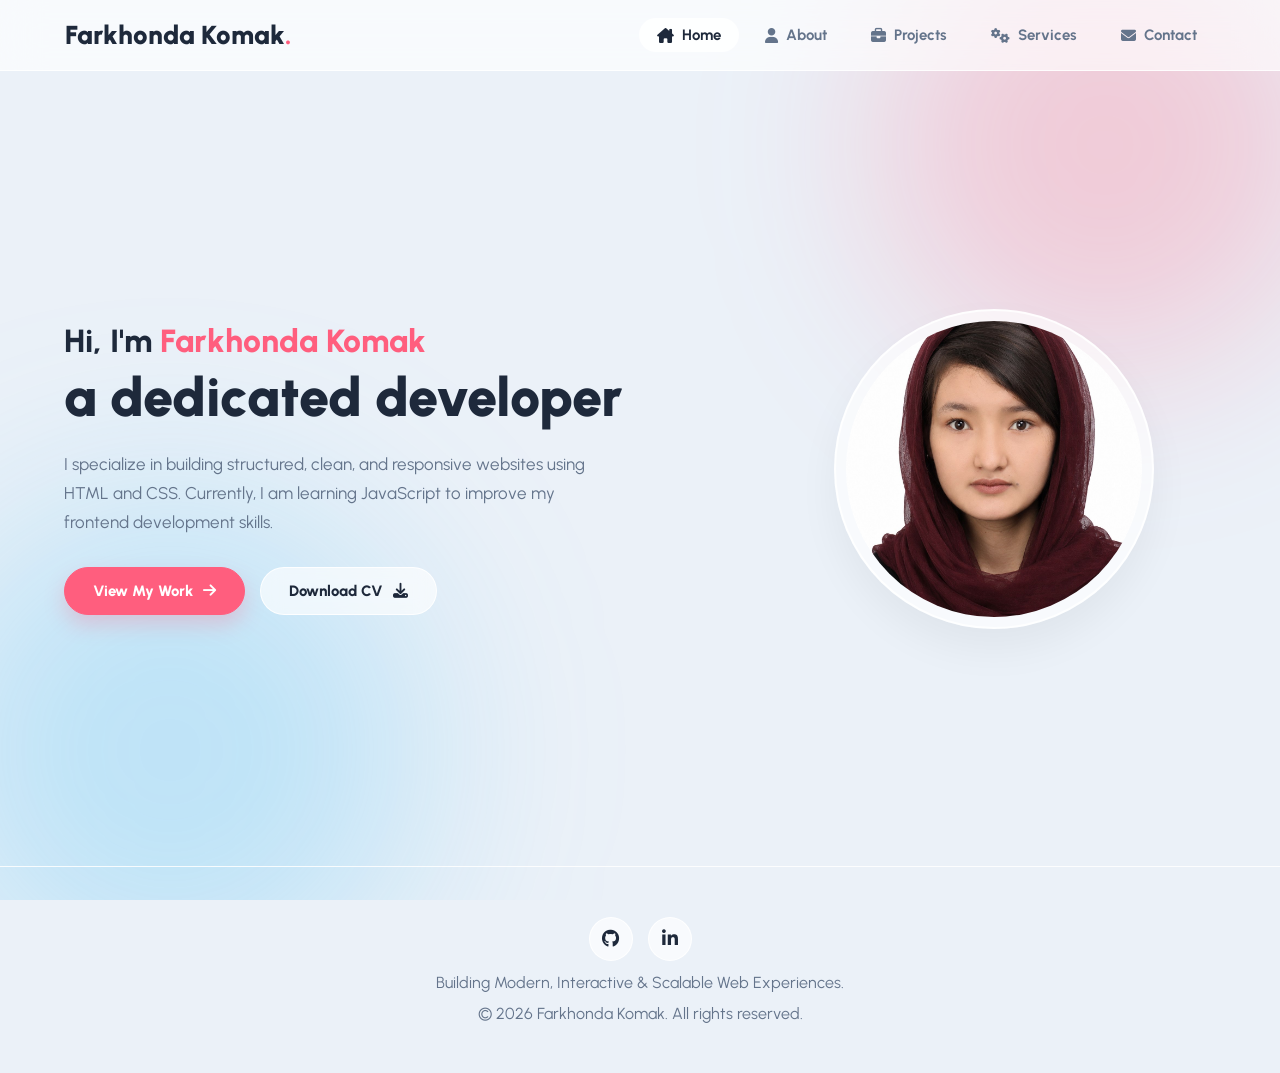
<file: index.html>
<!DOCTYPE html>
<html lang="en">

<head>

    <!-- Page Settings -->
    <meta charset="UTF-8">
    <meta name="viewport" content="width=device-width, initial-scale=1.0">

    <title>Farkhonda Komak | Portfolio</title>

    <!-- Google Font -->
    <link rel="preconnect" href="https://fonts.googleapis.com">
    <link rel="preconnect" href="https://fonts.gstatic.com" crossorigin>

    <link href="https://fonts.googleapis.com/css2?family=Urbanist:wght@400;600;700;800;900&display=swap"
          rel="stylesheet">

    <!-- Font Awesome -->
    <link rel="stylesheet"
          href="https://cdnjs.cloudflare.com/ajax/libs/font-awesome/6.4.0/css/all.min.css">

    <!-- CSS -->
    <link rel="stylesheet" href="Css/style.css">

</head>


<body>

    <!-- Background -->
    <div class="background">

        <div class="pink"></div>
        <div class="blue"></div>

    </div>


    <!-- Header -->
    <header>

        <nav>

            <!-- Logo -->
            <div class="logo">
                Farkhonda Komak<span>.</span>
            </div>


            <!-- Mobile Menu Button -->
            <input type="checkbox" id="menu">

            <label for="menu" class="menu-icon">
                <i class="fa-solid fa-bars"></i>
            </label>


            <!-- Navigation -->
            <ul>

                <li>
                    <a href="index.html" class="active">
                        <i class="fa-solid fa-house-chimney"></i>
                        Home
                    </a>
                </li>

                <li>
                    <a href="about.html">
                        <i class="fa-solid fa-user"></i>
                        About
                    </a>
                </li>

                <li>
                    <a href="project.html">
                        <i class="fa-solid fa-briefcase"></i>
                        Projects
                    </a>
                </li>

                <li>
                    <a href="services.html">
                        <i class="fa-solid fa-gears"></i>
                        Services
                    </a>
                </li>

                <li>
                    <a href="contact.html">
                        <i class="fa-solid fa-envelope"></i>
                        Contact
                    </a>
                </li>

            </ul>

        </nav>

    </header>


    <!-- Home Section -->
    <main class="container">

        <section class="hero">

            <!-- Introduction -->
            <div class="hero-text">

                <h2>
                    Hi, I'm
                    <span>Farkhonda Komak</span>
                </h2>

                <h1>
                    a dedicated developer
                </h1>

                <p>
                    I specialize in building structured, clean, and
                    responsive websites using HTML and CSS.
                    Currently, I am learning JavaScript to improve
                    my frontend development skills.
                </p>


                <!-- Buttons -->
                <div class="buttons">

                    <a href="project.html" class="button">
                        View My Work
                        <i class="fa-solid fa-arrow-right"></i>
                    </a>

                    <a href="cv.pdf"
                       download="Farkhonda_Komak_CV.pdf"
                       class="download">

                        Download CV
                        <i class="fa-solid fa-download"></i>

                    </a>

                </div>

            </div>


            <!-- Profile Image -->
            <div class="hero-image">

                <div class="profile">

                    <img src="images/Me.jpg"
                         alt="Farkhonda Komak">

                </div>

            </div>

        </section>

    </main>


    <!-- Footer -->
    <footer>

        <div class="social">

            <a href="https://github.com/farkhondakomak"
               target="_blank">

                <i class="fa-brands fa-github"></i>

            </a>

            <a href="https://linkedin.com/in/farkhonda-komak-96062740a"
               target="_blank">

                <i class="fa-brands fa-linkedin-in"></i>

            </a>

        </div>

        <p>
            Building Modern, Interactive & Scalable Web Experiences.
        </p>

        <p>
            © 2026 Farkhonda Komak. All rights reserved.
        </p>

    </footer>


</body>
</html>
</file>
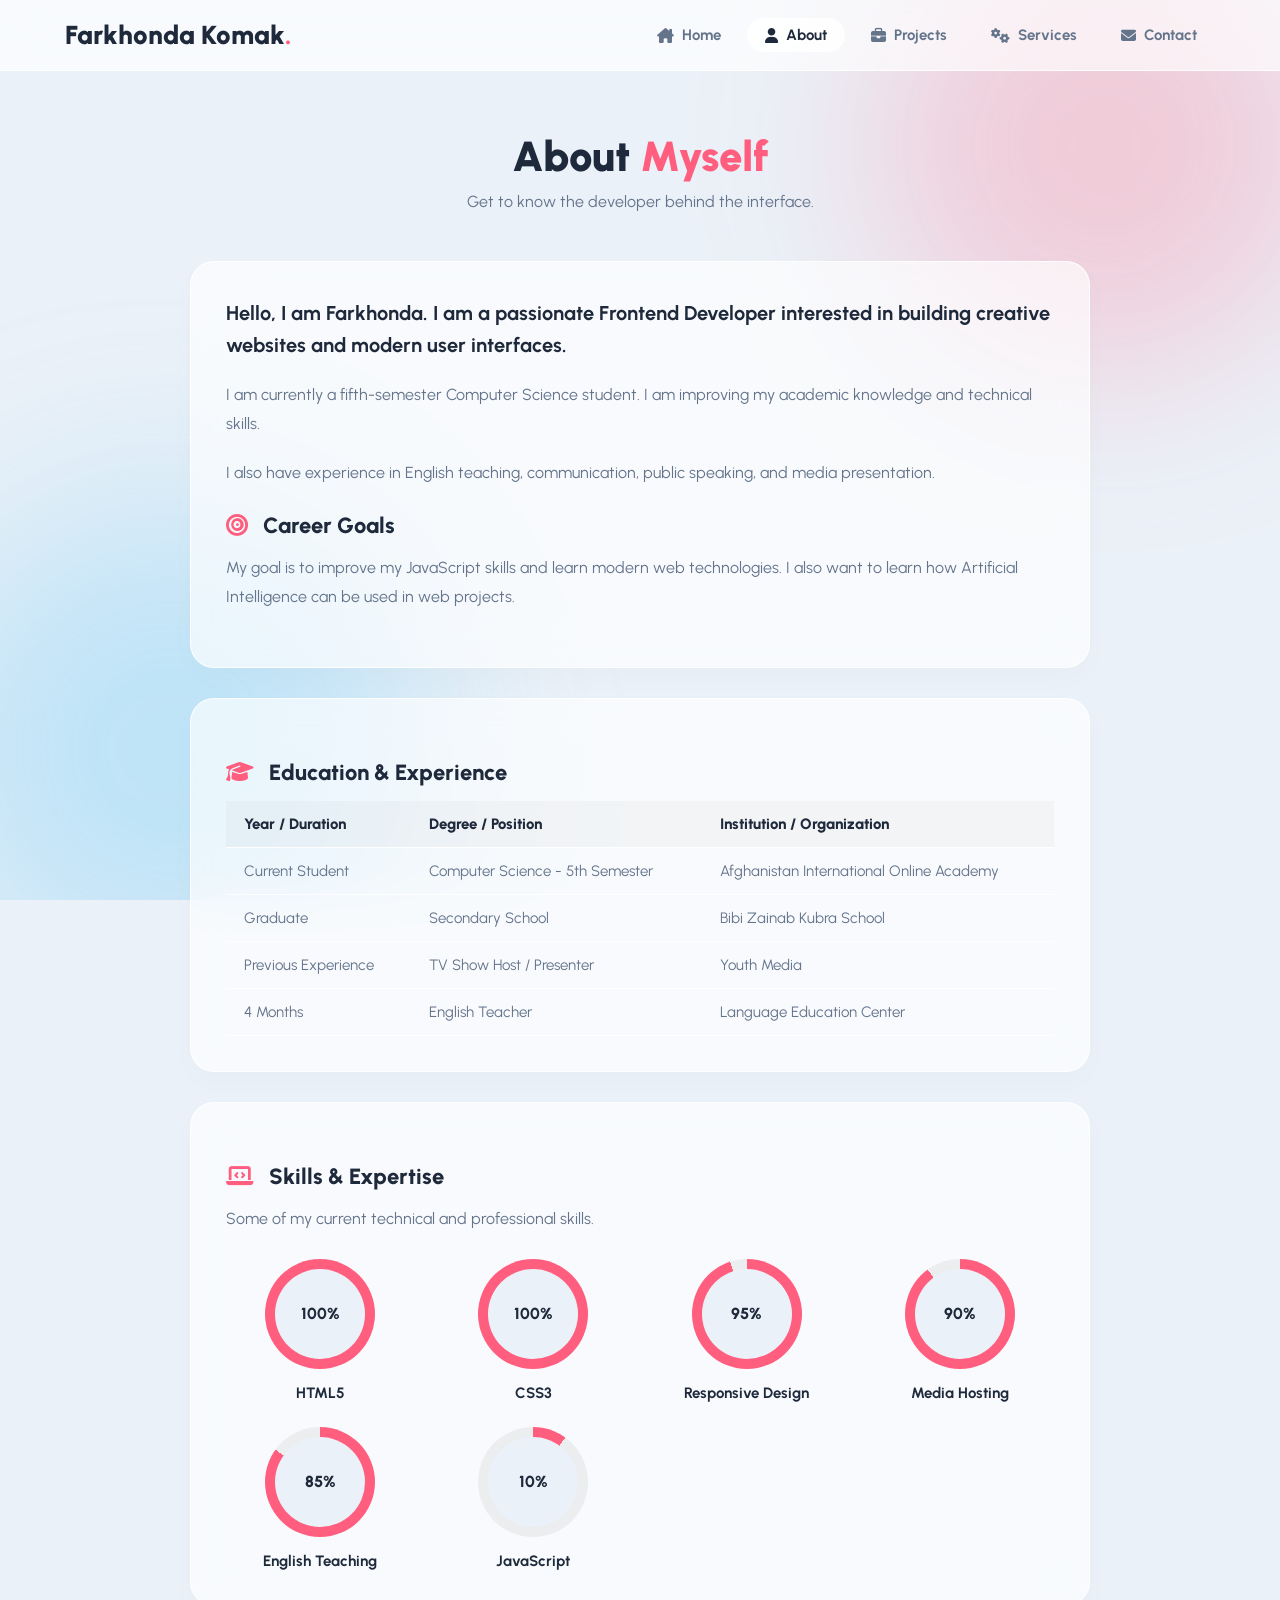
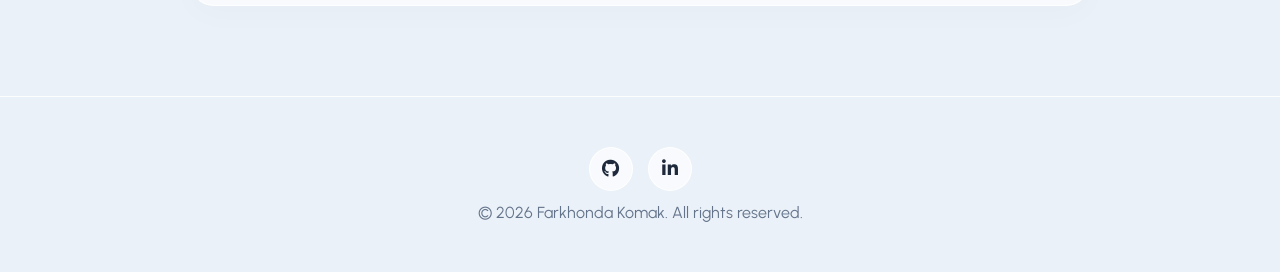
<file: about.html>
<!DOCTYPE html>
<html lang="en">

<head>

    <!-- Page Settings -->
    <meta charset="UTF-8">
    <meta name="viewport" content="width=device-width, initial-scale=1.0">

    <title>About Me | Farkhonda Komak</title>

    <!-- Google Font -->
    <link rel="preconnect" href="https://fonts.googleapis.com">
    <link rel="preconnect" href="https://fonts.gstatic.com" crossorigin>

    <link href="https://fonts.googleapis.com/css2?family=Urbanist:wght@400;600;700;800;900&display=swap"
          rel="stylesheet">

    <!-- Font Awesome -->
    <link rel="stylesheet"
          href="https://cdnjs.cloudflare.com/ajax/libs/font-awesome/6.4.0/css/all.min.css">

    <!-- CSS -->
    <link rel="stylesheet" href="Css/style.css">

</head>


<body>

    <!-- Background -->
    <div class="background">

        <div class="pink"></div>
        <div class="blue"></div>

    </div>


    <!-- Header -->
    <header>

        <nav>

            <!-- Logo -->
            <div class="logo">
                Farkhonda Komak<span>.</span>
            </div>


            <!-- Hamburger Menu -->
            <input type="checkbox" id="menu">

            <label for="menu" class="menu-icon">
                <i class="fa-solid fa-bars"></i>
            </label>


            <!-- Navigation -->
            <ul>

                <li>
                    <a href="index.html">
                        <i class="fa-solid fa-house-chimney"></i>
                        Home
                    </a>
                </li>

                <li>
                    <a href="about.html" class="active">
                        <i class="fa-solid fa-user"></i>
                        About
                    </a>
                </li>

                <li>
                    <a href="project.html">
                        <i class="fa-solid fa-briefcase"></i>
                        Projects
                    </a>
                </li>

                <li>
                    <a href="services.html">
                        <i class="fa-solid fa-gears"></i>
                        Services
                    </a>
                </li>

                <li>
                    <a href="contact.html">
                        <i class="fa-solid fa-envelope"></i>
                        Contact
                    </a>
                </li>

            </ul>

        </nav>

    </header>


    <!-- About Section -->
    <main class="container about">

        <!-- Page Title -->
        <div class="page-title">

            <h2>
                About <span>Myself</span>
            </h2>

            <p>
                Get to know the developer behind the interface.
            </p>

        </div>


        <!-- Introduction -->
        <div class="card">

            <p class="lead">
                Hello, I am Farkhonda. I am a passionate Frontend
                Developer interested in building creative websites
                and modern user interfaces.
            </p>

            <p class="text">
                I am currently a fifth-semester Computer Science
                student. I am improving my academic knowledge and
                technical skills.
            </p>

            <p class="text">
                I also have experience in English teaching,
                communication, public speaking, and media presentation.
            </p>


            <!-- Career Goals -->
            <h3>
                <i class="fa-solid fa-bullseye"></i>
                Career Goals
            </h3>

            <p class="text">
                My goal is to improve my JavaScript skills and learn
                modern web technologies. I also want to learn how
                Artificial Intelligence can be used in web projects.
            </p>

        </div>


        <!-- Education -->
        <div class="card">

            <h3>
                <i class="fa-solid fa-graduation-cap"></i>
                Education & Experience
            </h3>

            <div class="table">

                <table>

                    <thead>

                        <tr>
                            <th>Year / Duration</th>
                            <th>Degree / Position</th>
                            <th>Institution / Organization</th>
                        </tr>

                    </thead>

                    <tbody>

                        <tr>
                            <td>Current Student</td>
                            <td>Computer Science - 5th Semester</td>
                            <td>Afghanistan International Online Academy</td>
                        </tr>

                        <tr>
                            <td>Graduate</td>
                            <td>Secondary School</td>
                            <td>Bibi Zainab Kubra School</td>
                        </tr>

                        <tr>
                            <td>Previous Experience</td>
                            <td>TV Show Host / Presenter</td>
                            <td>Youth Media</td>
                        </tr>

                        <tr>
                            <td>4 Months</td>
                            <td>English Teacher</td>
                            <td>Language Education Center</td>
                        </tr>

                    </tbody>

                </table>

            </div>

        </div>


        <!-- Skills -->
        <div class="card">

            <h3>
                <i class="fa-solid fa-laptop-code"></i>
                Skills & Expertise
            </h3>

            <p class="text">
                Some of my current technical and professional skills.
            </p>


            <div class="skills">

                <!-- HTML -->
                <div class="skill">

                    <div class="circle p100">
                        <span>100%</span>
                    </div>

                    <h4>HTML5</h4>

                </div>


                <!-- CSS -->
                <div class="skill">

                    <div class="circle p100">
                        <span>100%</span>
                    </div>

                    <h4>CSS3</h4>

                </div>


                <!-- Responsive Design -->
                <div class="skill">

                    <div class="circle p95">
                        <span>95%</span>
                    </div>

                    <h4>Responsive Design</h4>

                </div>


                <!-- Media Hosting -->
                <div class="skill">

                    <div class="circle p90">
                        <span>90%</span>
                    </div>

                    <h4>Media Hosting</h4>

                </div>


                <!-- English Teaching -->
                <div class="skill">

                    <div class="circle p85">
                        <span>85%</span>
                    </div>

                    <h4>English Teaching</h4>

                </div>


                <!-- JavaScript -->
                <div class="skill">

                    <div class="circle p10">
                        <span>10%</span>
                    </div>

                    <h4>JavaScript</h4>

                </div>

            </div>

        </div>

    </main>


    <!-- Footer -->
    <footer>

        <div class="social">

            <a href="https://github.com/farkhondakomak"
               target="_blank">

                <i class="fa-brands fa-github"></i>

            </a>

            <a href="https://linkedin.com/in/farkhonda-komak-96062740a"
               target="_blank">

                <i class="fa-brands fa-linkedin-in"></i>

            </a>

        </div>

        <p>
            © 2026 Farkhonda Komak. All rights reserved.
        </p>

    </footer>

</body>
</html>
</file>
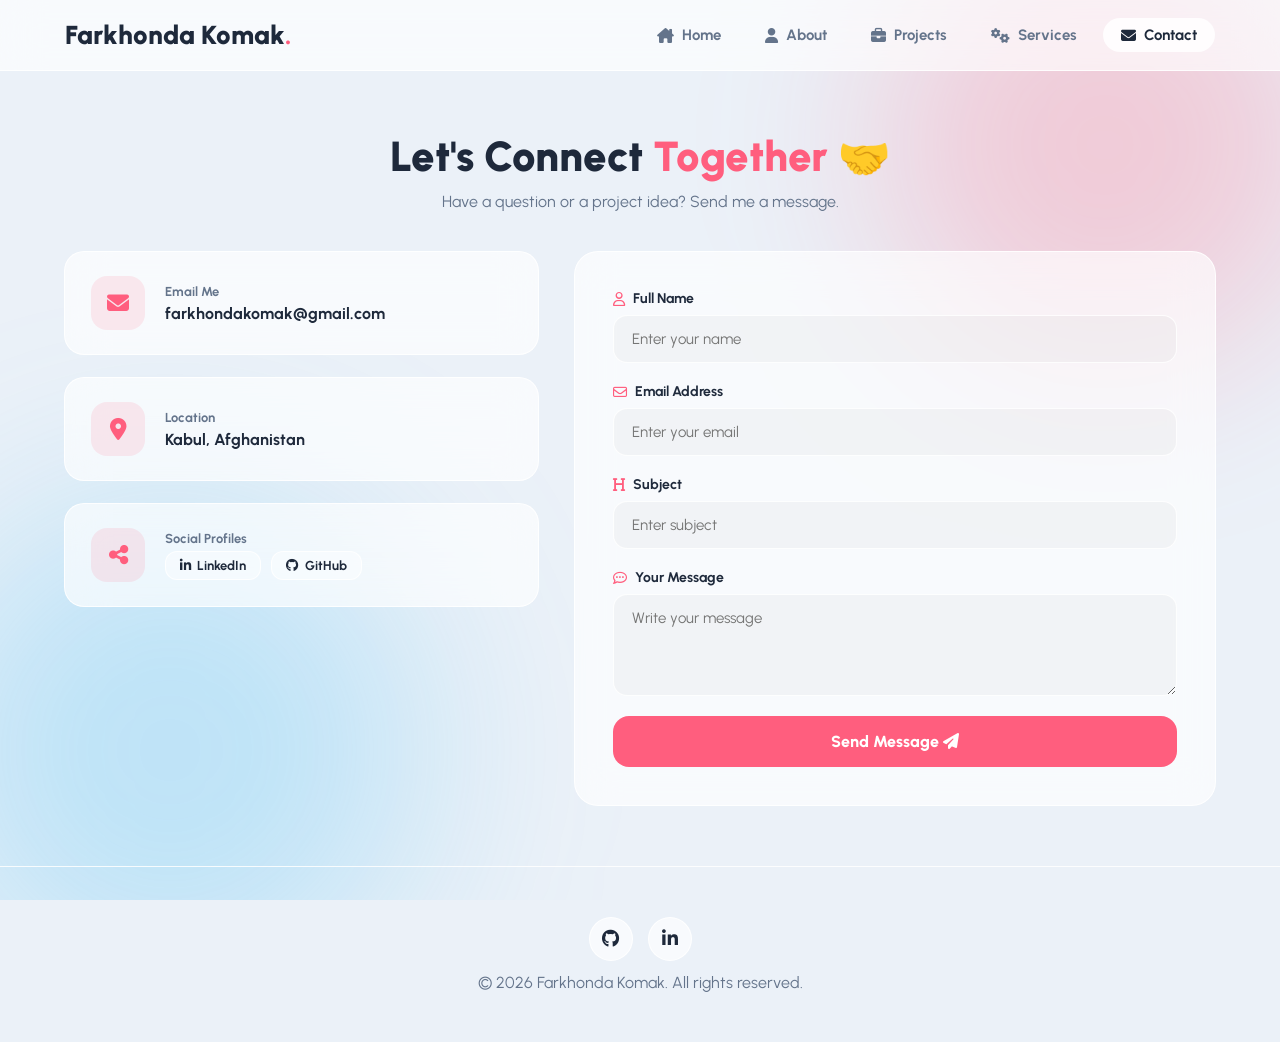
<file: contact.html>
<!DOCTYPE html>
<html lang="en">

<head>

    <!-- Page Settings -->
    <meta charset="UTF-8">
    <meta name="viewport" content="width=device-width, initial-scale=1.0">

    <title>Contact Me | Farkhonda Komak</title>

    <!-- Google Font -->
    <link rel="preconnect" href="https://fonts.googleapis.com">
    <link rel="preconnect" href="https://fonts.gstatic.com" crossorigin>

    <link href="https://fonts.googleapis.com/css2?family=Urbanist:wght@400;600;700;800;900&display=swap"
          rel="stylesheet">

    <!-- Font Awesome -->
    <link rel="stylesheet"
          href="https://cdnjs.cloudflare.com/ajax/libs/font-awesome/6.4.0/css/all.min.css">

    <!-- CSS -->
    <link rel="stylesheet" href="Css/style.css">

</head>


<body>

    <!-- Background -->
    <div class="background">

        <div class="pink"></div>
        <div class="blue"></div>

    </div>


    <!-- Header -->
    <header>

        <nav>

            <!-- Logo -->
            <div class="logo">
                Farkhonda Komak<span>.</span>
            </div>


            <!-- Hamburger Menu -->
            <input type="checkbox" id="menu">

            <label for="menu" class="menu-icon">
                <i class="fa-solid fa-bars"></i>
            </label>


            <!-- Navigation -->
            <ul>

                <li>
                    <a href="index.html">
                        <i class="fa-solid fa-house-chimney"></i>
                        Home
                    </a>
                </li>

                <li>
                    <a href="about.html">
                        <i class="fa-solid fa-user"></i>
                        About
                    </a>
                </li>

                <li>
                    <a href="project.html">
                        <i class="fa-solid fa-briefcase"></i>
                        Projects
                    </a>
                </li>

                <li>
                    <a href="services.html">
                        <i class="fa-solid fa-gears"></i>
                        Services
                    </a>
                </li>

                <li>
                    <a href="contact.html" class="active">
                        <i class="fa-solid fa-envelope"></i>
                        Contact
                    </a>
                </li>

            </ul>

        </nav>

    </header>


    <!-- Contact Section -->
    <main class="container">

        <!-- Page Title -->
        <div class="page-title contact-title">

            <h2>
                Let's Connect <span>Together</span> 🤝
            </h2>

            <p>
                Have a question or a project idea?
                Send me a message.
            </p>

        </div>


        <div class="contact">

            <!-- Contact Information -->
            <div class="contact-info">

                <!-- Email -->
                <div class="info">

                    <div class="info-icon">
                        <i class="fa-solid fa-envelope"></i>
                    </div>

                    <div>
                        <h4>Email Me</h4>

                        <a href="mailto:farkhondakomak@gmail.com">
                            farkhondakomak@gmail.com
                        </a>
                    </div>

                </div>


                <!-- Location -->
                <div class="info">

                    <div class="info-icon">
                        <i class="fa-solid fa-location-dot"></i>
                    </div>

                    <div>
                        <h4>Location</h4>

                        <p>
                            Kabul, Afghanistan
                        </p>
                    </div>

                </div>


                <!-- Social Media -->
                <div class="info">

                    <div class="info-icon">
                        <i class="fa-solid fa-share-nodes"></i>
                    </div>

                    <div>

                        <h4>Social Profiles</h4>

                        <div class="social-buttons">

                            <a href="https://linkedin.com/in/farkhonda-komak-96062740a"
                               target="_blank">

                                <i class="fa-brands fa-linkedin-in"></i>
                                LinkedIn

                            </a>

                            <a href="https://github.com/farkhondakomak"
                               target="_blank">

                                <i class="fa-brands fa-github"></i>
                                GitHub

                            </a>

                        </div>

                    </div>

                </div>

            </div>


            <!-- Contact Form -->
            <div class="form-card">

                <form>

                    <!-- Name -->
                    <div class="form-group">

                        <label for="name">
                            <i class="fa-regular fa-user"></i>
                            Full Name
                        </label>

                        <input type="text"
                               id="name"
                               placeholder="Enter your name"
                               required>

                    </div>


                    <!-- Email -->
                    <div class="form-group">

                        <label for="email">
                            <i class="fa-regular fa-envelope"></i>
                            Email Address
                        </label>

                        <input type="email"
                               id="email"
                               placeholder="Enter your email"
                               required>

                    </div>


                    <!-- Subject -->
                    <div class="form-group">

                        <label for="subject">
                            <i class="fa-solid fa-heading"></i>
                            Subject
                        </label>

                        <input type="text"
                               id="subject"
                               placeholder="Enter subject"
                               required>

                    </div>


                    <!-- Message -->
                    <div class="form-group">

                        <label for="message">
                            <i class="fa-regular fa-comment-dots"></i>
                            Your Message
                        </label>

                        <textarea id="message"
                                  rows="4"
                                  placeholder="Write your message"
                                  required></textarea>

                    </div>


                    <!-- Submit Button -->
                    <button type="submit">

                        Send Message
                        <i class="fa-solid fa-paper-plane"></i>

                    </button>

                </form>

            </div>

        </div>

    </main>


    <!-- Footer -->
    <footer>

        <div class="social">

            <a href="https://github.com/farkhondakomak"
               target="_blank">

                <i class="fa-brands fa-github"></i>

            </a>

            <a href="https://linkedin.com/in/farkhonda-komak-96062740a"
               target="_blank">

                <i class="fa-brands fa-linkedin-in"></i>

            </a>

        </div>

        <p>
            © 2026 Farkhonda Komak. All rights reserved.
        </p>

    </footer>

</body>
</html>
</file>
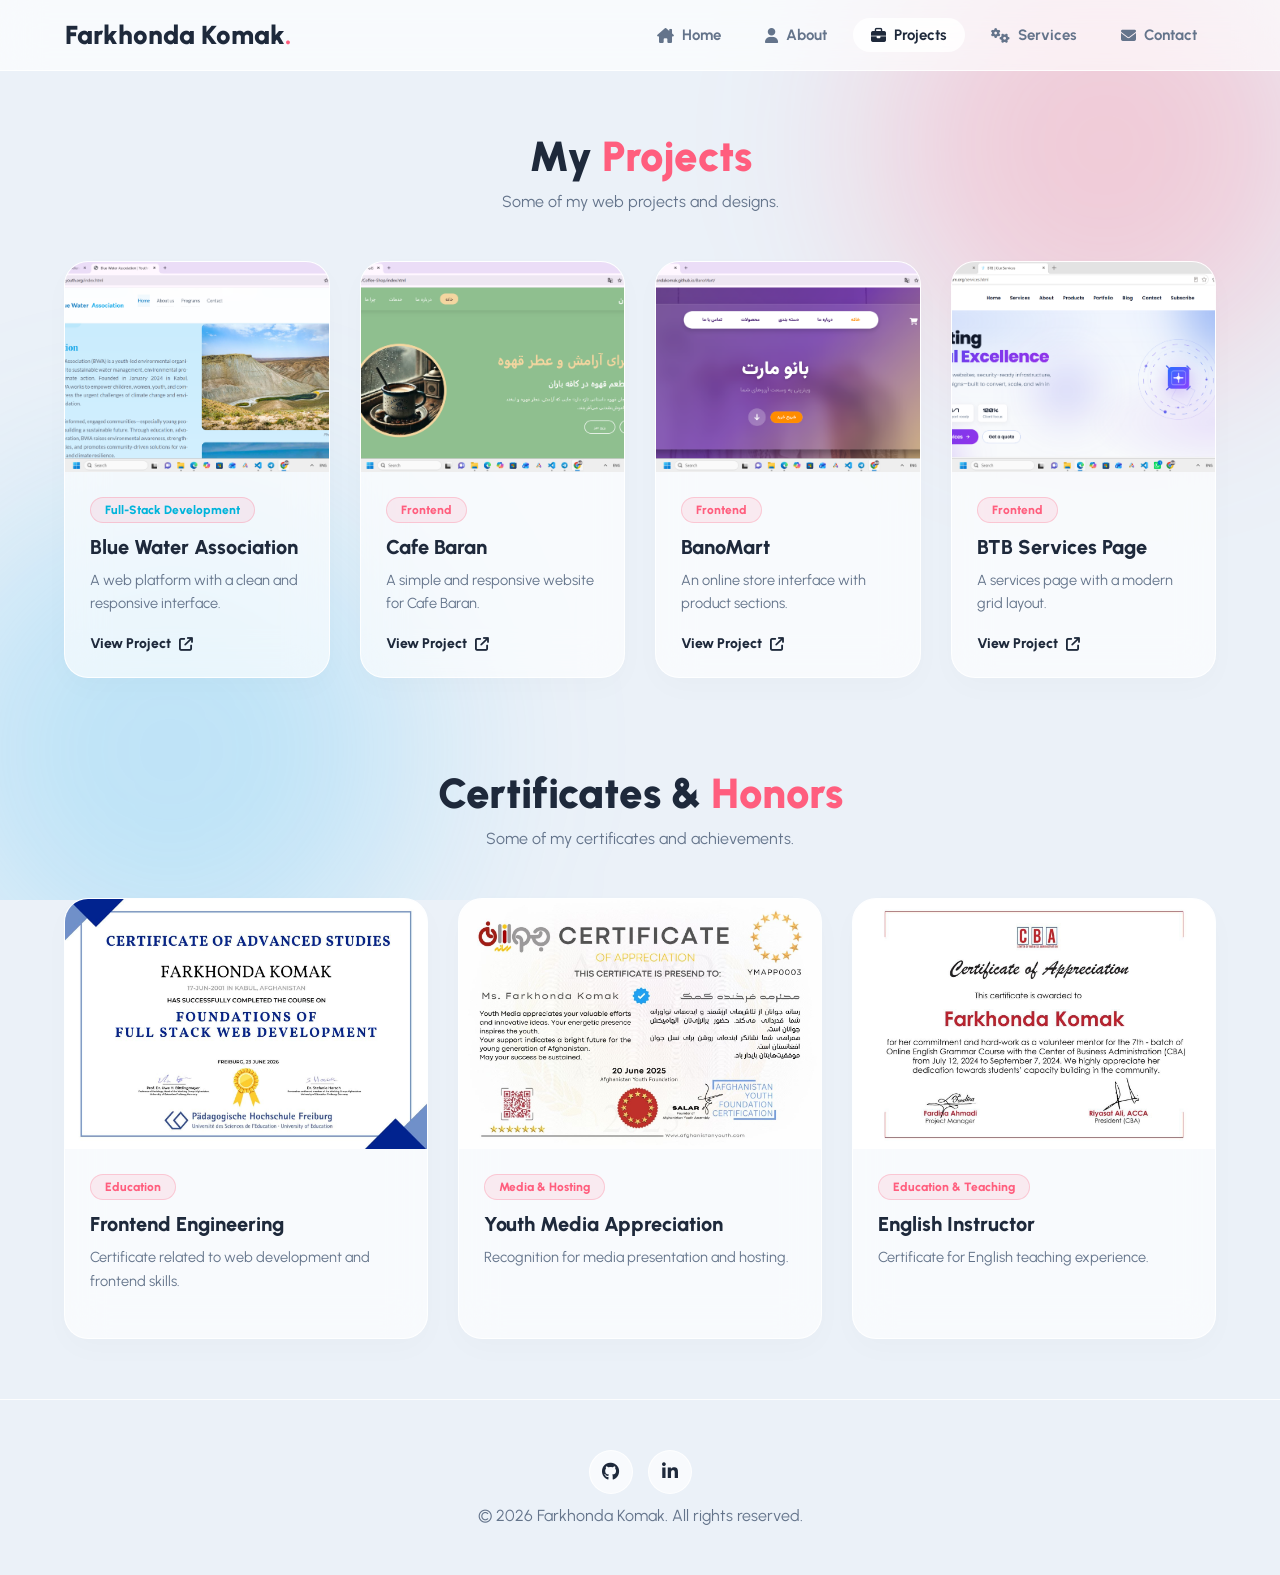
<file: project.html>
<!DOCTYPE html>
<html lang="en">

<head>

    <!-- Page Settings -->
    <meta charset="UTF-8">
    <meta name="viewport" content="width=device-width, initial-scale=1.0">

    <title>Projects | Farkhonda Komak</title>

    <!-- Google Font -->
    <link rel="preconnect" href="https://fonts.googleapis.com">
    <link rel="preconnect" href="https://fonts.gstatic.com" crossorigin>

    <link href="https://fonts.googleapis.com/css2?family=Urbanist:wght@400;600;700;800;900&display=swap"
          rel="stylesheet">

    <!-- Font Awesome -->
    <link rel="stylesheet"
          href="https://cdnjs.cloudflare.com/ajax/libs/font-awesome/6.4.0/css/all.min.css">

    <!-- CSS -->
    <link rel="stylesheet" href="Css/style.css">

</head>


<body>

    <!-- Background -->
    <div class="background">

        <div class="pink"></div>
        <div class="blue"></div>

    </div>


    <!-- Header -->
    <header>

        <nav>

            <!-- Logo -->
            <div class="logo">
                Farkhonda Komak<span>.</span>
            </div>


            <!-- Hamburger Menu -->
            <input type="checkbox" id="menu">

            <label for="menu" class="menu-icon">
                <i class="fa-solid fa-bars"></i>
            </label>


            <!-- Navigation -->
            <ul>

                <li>
                    <a href="index.html">
                        <i class="fa-solid fa-house-chimney"></i>
                        Home
                    </a>
                </li>

                <li>
                    <a href="about.html">
                        <i class="fa-solid fa-user"></i>
                        About
                    </a>
                </li>

                <li>
                    <a href="project.html" class="active">
                        <i class="fa-solid fa-briefcase"></i>
                        Projects
                    </a>
                </li>

                <li>
                    <a href="services.html">
                        <i class="fa-solid fa-gears"></i>
                        Services
                    </a>
                </li>

                <li>
                    <a href="contact.html">
                        <i class="fa-solid fa-envelope"></i>
                        Contact
                    </a>
                </li>

            </ul>

        </nav>

    </header>


    <!-- Projects -->
    <main class="container">

        <!-- Page Title -->
        <div class="page-title">

            <h2>
                My <span>Projects</span>
            </h2>

            <p>
                Some of my web projects and designs.
            </p>

        </div>


        <!-- Project Cards -->
        <div class="projects">

            <!-- Project 1 -->
            <div class="project">

                <div class="project-image">

                    <img src="images/Screenshot 2026-07-24 114159.png"
                         alt="Blue Water Association">

                </div>

                <div class="project-info">

                    <span class="tag blue-tag">
                        Full-Stack Development
                    </span>

                    <h3>
                        Blue Water Association
                    </h3>

                    <p>
                        A web platform with a clean and responsive
                        interface.
                    </p>

                    <a href="https://bwa-youth.org"
                       target="_blank"
                       class="project-link">

                        View Project
                        <i class="fa-solid fa-arrow-up-right-from-square"></i>

                    </a>

                </div>

            </div>


            <!-- Project 2 -->
            <div class="project">

                <div class="project-image">

                    <img src="images/Screenshot 2026-07-24 114251.png"
                         alt="Cafe Baran">

                </div>

                <div class="project-info">

                    <span class="tag">
                        Frontend
                    </span>

                    <h3>
                        Cafe Baran
                    </h3>

                    <p>
                        A simple and responsive website for Cafe Baran.
                    </p>

                    <a href="https://farkhondakomak.github.io/Coffee-Shop/"
                       target="_blank"
                       class="project-link">

                        View Project
                        <i class="fa-solid fa-arrow-up-right-from-square"></i>

                    </a>

                </div>

            </div>


            <!-- Project 3 -->
            <div class="project">

                <div class="project-image">

                    <img src="images/Screenshot 2026-07-24 114719.png"
                         alt="BanoMart">

                </div>

                <div class="project-info">

                    <span class="tag">
                        Frontend
                    </span>

                    <h3>
                        BanoMart
                    </h3>

                    <p>
                        An online store interface with product sections.
                    </p>

                    <a href="https://farkhondakomak.github.io/BanoMart/"
                       target="_blank"
                       class="project-link">

                        View Project
                        <i class="fa-solid fa-arrow-up-right-from-square"></i>

                    </a>

                </div>

            </div>


            <!-- Project 4 -->
            <div class="project">

                <div class="project-image">

                    <img src="images/Screenshot 2026-07-24 212437.png"
                         alt="BTB Services">

                </div>

                <div class="project-info">

                    <span class="tag">
                        Frontend
                    </span>

                    <h3>
                        BTB Services Page
                    </h3>

                    <p>
                        A services page with a modern grid layout.
                    </p>

                    <a href="https://Btbteam.org"
                       target="_blank"
                       class="project-link">

                        View Project
                        <i class="fa-solid fa-arrow-up-right-from-square"></i>

                    </a>

                </div>

            </div>

        </div>


        <!-- Certificates -->
        <div class="page-title certificates">

            <h2>
                Certificates & <span>Honors</span>
            </h2>

            <p>
                Some of my certificates and achievements.
            </p>

        </div>


        <!-- Certificate Cards -->
        <div class="projects">

            <!-- Certificate 1 -->
            <div class="project">

                <div class="project-image certificate-image">

                    <img src="images/photo_2026-07-24_12-49-32.jpg"
                         alt="Frontend Certificate">

                </div>

                <div class="project-info">

                    <span class="tag">
                        Education
                    </span>

                    <h3>
                        Frontend Engineering
                    </h3>

                    <p>
                        Certificate related to web development and
                        frontend skills.
                    </p>

                </div>

            </div>


            <!-- Certificate 2 -->
            <div class="project">

                <div class="project-image certificate-image">

                    <img src="images/photo_2026-07-24_12-55-26.jpg"
                         alt="Youth Media Award">

                </div>

                <div class="project-info">

                    <span class="tag">
                        Media & Hosting
                    </span>

                    <h3>
                        Youth Media Appreciation
                    </h3>

                    <p>
                        Recognition for media presentation and hosting.
                    </p>

                </div>

            </div>


            <!-- Certificate 3 -->
            <div class="project">

                <div class="project-image certificate-image">

                    <img src="images/photo_2026-07-24_14-37-22.jpg"
                         alt="CBA Certificate">

                </div>

                <div class="project-info">

                    <span class="tag">
                        Education & Teaching
                    </span>

                    <h3>
                        English Instructor
                    </h3>

                    <p>
                        Certificate for English teaching experience.
                    </p>

                </div>

            </div>

        </div>

    </main>


    <!-- Footer -->
    <footer>

        <div class="social">

            <a href="https://github.com/farkhondakomak"
               target="_blank">

                <i class="fa-brands fa-github"></i>

            </a>

            <a href="https://linkedin.com/in/farkhonda-komak-96062740a"
               target="_blank">

                <i class="fa-brands fa-linkedin-in"></i>

            </a>

        </div>

        <p>
            © 2026 Farkhonda Komak. All rights reserved.
        </p>

    </footer>

</body>
</html>
</file>
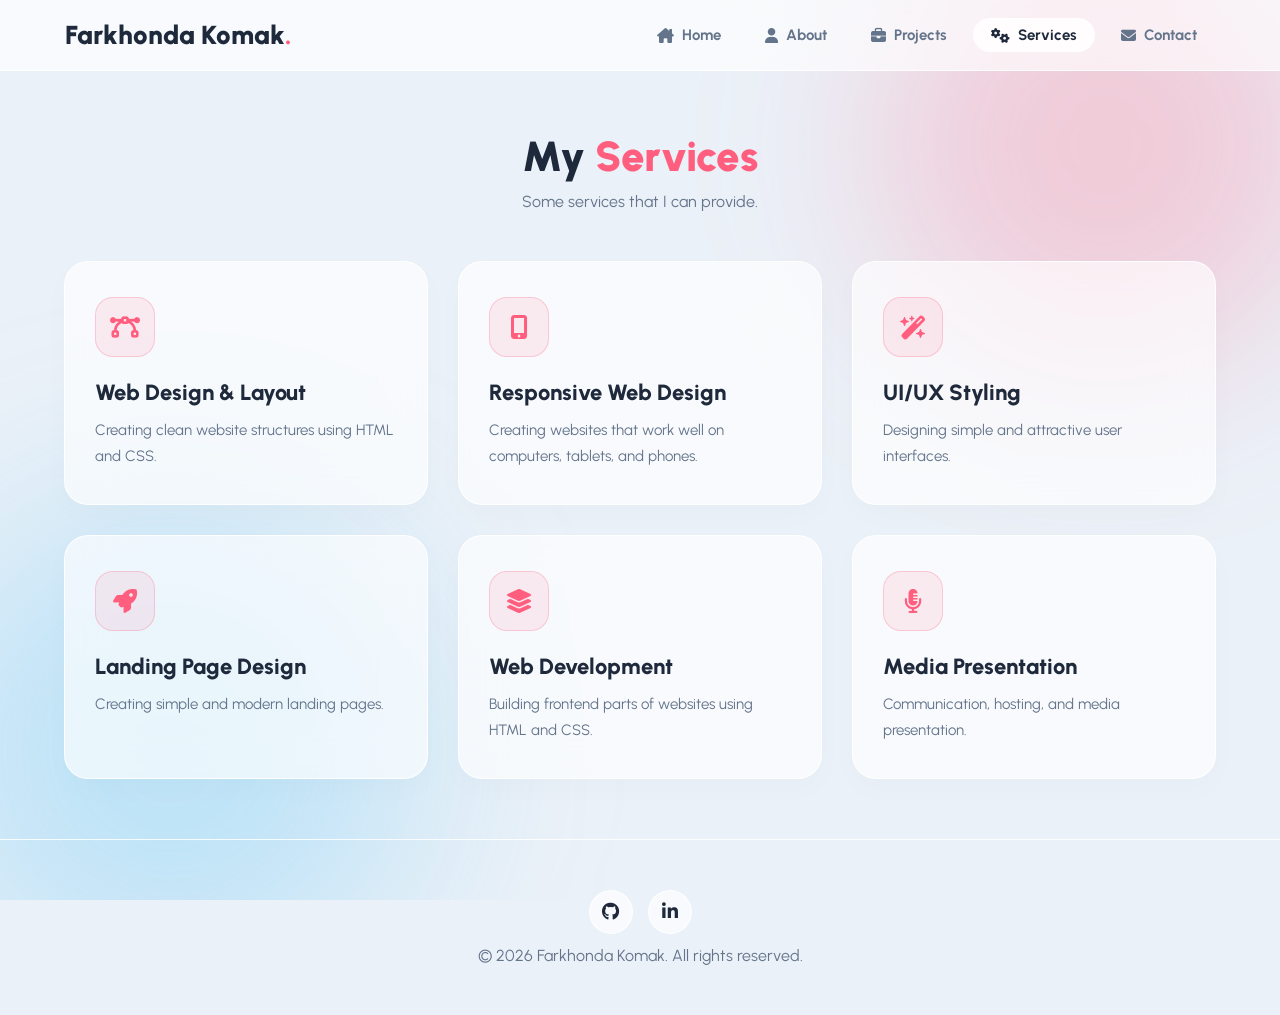
<file: services.html>
<!DOCTYPE html>
<html lang="en">

<head>

    <!-- Page Settings -->
    <meta charset="UTF-8">
    <meta name="viewport" content="width=device-width, initial-scale=1.0">

    <title>Services | Farkhonda Komak</title>

    <!-- Google Font -->
    <link rel="preconnect" href="https://fonts.googleapis.com">
    <link rel="preconnect" href="https://fonts.gstatic.com" crossorigin>

    <link href="https://fonts.googleapis.com/css2?family=Urbanist:wght@400;600;700;800;900&display=swap"
          rel="stylesheet">

    <!-- Font Awesome -->
    <link rel="stylesheet"
          href="https://cdnjs.cloudflare.com/ajax/libs/font-awesome/6.4.0/css/all.min.css">

    <!-- CSS -->
    <link rel="stylesheet" href="Css/style.css">

</head>


<body>

    <!-- Background -->
    <div class="background">

        <div class="pink"></div>
        <div class="blue"></div>

    </div>


    <!-- Header -->
    <header>

        <nav>

            <!-- Logo -->
            <div class="logo">
                Farkhonda Komak<span>.</span>
            </div>


            <!-- Hamburger Menu -->
            <input type="checkbox" id="menu">

            <label for="menu" class="menu-icon">
                <i class="fa-solid fa-bars"></i>
            </label>


            <!-- Navigation -->
            <ul>

                <li>
                    <a href="index.html">
                        <i class="fa-solid fa-house-chimney"></i>
                        Home
                    </a>
                </li>

                <li>
                    <a href="about.html">
                        <i class="fa-solid fa-user"></i>
                        About
                    </a>
                </li>

                <li>
                    <a href="project.html">
                        <i class="fa-solid fa-briefcase"></i>
                        Projects
                    </a>
                </li>

                <li>
                    <a href="services.html" class="active">
                        <i class="fa-solid fa-gears"></i>
                        Services
                    </a>
                </li>

                <li>
                    <a href="contact.html">
                        <i class="fa-solid fa-envelope"></i>
                        Contact
                    </a>
                </li>

            </ul>

        </nav>

    </header>


    <!-- Services -->
    <main class="container">

        <!-- Page Title -->
        <div class="page-title">

            <h2>
                My <span>Services</span>
            </h2>

            <p>
                Some services that I can provide.
            </p>

        </div>


        <!-- Service Cards -->
        <div class="services">

            <!-- Service 1 -->
            <div class="service">

                <div class="service-icon">
                    <i class="fa-solid fa-bezier-curve"></i>
                </div>

                <h3>
                    Web Design & Layout
                </h3>

                <p>
                    Creating clean website structures using
                    HTML and CSS.
                </p>

            </div>


            <!-- Service 2 -->
            <div class="service">

                <div class="service-icon">
                    <i class="fa-solid fa-mobile-screen-button"></i>
                </div>

                <h3>
                    Responsive Web Design
                </h3>

                <p>
                    Creating websites that work well on computers,
                    tablets, and phones.
                </p>

            </div>


            <!-- Service 3 -->
            <div class="service">

                <div class="service-icon">
                    <i class="fa-solid fa-wand-magic-sparkles"></i>
                </div>

                <h3>
                    UI/UX Styling
                </h3>

                <p>
                    Designing simple and attractive user interfaces.
                </p>

            </div>


            <!-- Service 4 -->
            <div class="service">

                <div class="service-icon">
                    <i class="fa-solid fa-rocket"></i>
                </div>

                <h3>
                    Landing Page Design
                </h3>

                <p>
                    Creating simple and modern landing pages.
                </p>

            </div>


            <!-- Service 5 -->
            <div class="service">

                <div class="service-icon">
                    <i class="fa-solid fa-layer-group"></i>
                </div>

                <h3>
                    Web Development
                </h3>

                <p>
                    Building frontend parts of websites using
                    HTML and CSS.
                </p>

            </div>


            <!-- Service 6 -->
            <div class="service">

                <div class="service-icon">
                    <i class="fa-solid fa-microphone-lines"></i>
                </div>

                <h3>
                    Media Presentation
                </h3>

                <p>
                    Communication, hosting, and media presentation.
                </p>

            </div>

        </div>

    </main>


    <!-- Footer -->
    <footer>

        <div class="social">

            <a href="https://github.com/farkhondakomak"
               target="_blank">

                <i class="fa-brands fa-github"></i>

            </a>

            <a href="https://linkedin.com/in/farkhonda-komak-96062740a"
               target="_blank">

                <i class="fa-brands fa-linkedin-in"></i>

            </a>

        </div>

        <p>
            © 2026 Farkhonda Komak. All rights reserved.
        </p>

    </footer>

</body>
</html>
</file>
<file: Css/style.css>
/* =========================
   Basic Settings
========================= */

@import url('https://fonts.googleapis.com/css2?family=Urbanist:wght@400;600;700;800;900&display=swap');


/* Main Colors */
:root {
    --bg: #EBF1F8;
    --text: #1E293B;
    --muted: #64748B;
    --pink: #FF5E7E;

    --glass: rgba(255, 255, 255, 0.65);
    --border: rgba(255, 255, 255, 0.85);

    --pink-glow: rgba(255, 94, 126, 0.25);
    --blue-glow: rgba(56, 189, 248, 0.25);
}


/* Reset */
* {
    margin: 0;
    padding: 0;
    box-sizing: border-box;
    font-family: 'Urbanist', sans-serif;
}


html {
    scroll-behavior: smooth;
}


body {
    background: var(--bg);
    color: var(--text);
    min-height: 100vh;
    overflow-x: hidden;
}


/* Responsive Images */
img {
    max-width: 100%;
    height: auto;
}


/* =========================
   Background
========================= */

.background {
    position: fixed;
    inset: 0;
    z-index: -1;
    overflow: hidden;
}


.pink {
    position: absolute;

    width: 450px;
    height: 450px;

    border-radius: 50%;

    background: var(--pink-glow);

    top: -80px;
    right: -50px;

    filter: blur(90px);
}


.blue {
    position: absolute;

    width: 500px;
    height: 500px;

    border-radius: 50%;

    background: var(--blue-glow);

    bottom: -100px;
    left: -80px;

    filter: blur(100px);
}


/* =========================
   Header
========================= */

header {
    background: var(--glass);

    backdrop-filter: blur(20px);

    border-bottom: 1px solid var(--border);

    position: sticky;
    top: 0;

    z-index: 500;
}


nav {
    max-width: 1200px;

    margin: auto;

    padding: 18px 25px;

    display: flex;

    justify-content: space-between;
    align-items: center;
}


.logo {
    font-size: 26px;
    font-weight: 900;
}


.logo span {
    color: var(--pink);
}


nav ul {
    display: flex;

    list-style: none;

    gap: 8px;
}


nav ul li a {
    text-decoration: none;

    color: var(--muted);

    font-size: 15px;
    font-weight: 700;

    padding: 8px 18px;

    border-radius: 20px;

    display: inline-flex;

    align-items: center;

    gap: 8px;
}


nav ul li a:hover,
nav ul li a.active {
    color: var(--text);

    background: var(--border);
}


/* =========================
   Main Container
========================= */

.container {
    width: 90%;

    max-width: 1200px;

    margin: auto;

    padding: 60px 0;
}


/* =========================
   Home
========================= */

.hero {
    min-height: 75vh;

    display: flex;

    align-items: center;

    justify-content: space-between;

    gap: 40px;
}


.hero-text {
    flex: 1.2;
}


.hero-text h2 {
    font-size: 32px;
    font-weight: 800;

    margin-bottom: 5px;
}


.hero-text h2 span {
    color: var(--pink);
}


.hero-text h1 {
    font-size: 54px;
    font-weight: 900;

    margin: 5px 0 20px;
}


.hero-text p {
    max-width: 550px;

    font-size: 17px;

    line-height: 1.7;

    margin-bottom: 30px;

    color: var(--muted);
}


/* Home Buttons */
.buttons {
    display: flex;
    gap: 15px;
}


.button,
.download {
    display: inline-flex;

    align-items: center;

    gap: 10px;

    padding: 14px 28px;

    border-radius: 50px;

    text-decoration: none;

    font-size: 15px;
    font-weight: 800;
}


.button {
    background: var(--pink);

    color: white;

    border: 1px solid var(--pink);

    box-shadow: 0 10px 20px rgba(255, 94, 126, 0.25);
}


.button:hover,
.download:hover {
    transform: translateY(-3px);
}


.download {
    background: var(--glass);

    border: 1px solid var(--border);

    color: var(--text);

    backdrop-filter: blur(10px);
}


/* Profile Image */
.hero-image {
    flex: 0.8;

    display: flex;

    justify-content: center;
}


.profile {
    width: 320px;
    height: 320px;

    padding: 10px;

    background: var(--glass);

    border: 2px solid var(--border);

    box-shadow: 0 20px 40px rgba(0, 0, 0, 0.05);

    overflow: hidden;

    border-radius: 50%;
}


.profile img {
    width: 100%;
    height: 100%;

    object-fit: cover;

    border-radius: 50%;
}


/* =========================
   Page Titles
========================= */

.page-title {
    text-align: center;

    margin-bottom: 50px;
}


.page-title h2 {
    font-size: 42px;

    font-weight: 900;

    margin-bottom: 10px;
}


.page-title h2 span {
    color: var(--pink);
}


.page-title p {
    font-size: 16px;

    color: var(--muted);
}


/* =========================
   About
========================= */

.about {
    max-width: 900px;
}


.card {
    background: var(--glass);

    border: 1px solid var(--border);

    backdrop-filter: blur(20px);

    padding: 35px;

    border-radius: 24px;

    box-shadow: 0 10px 30px rgba(0, 0, 0, 0.02);

    margin-bottom: 30px;
}


.lead {
    font-size: 20px;

    font-weight: 700;

    line-height: 1.6;

    margin-bottom: 20px;
}


.text {
    font-size: 16px;

    line-height: 1.8;

    color: var(--muted);

    margin-bottom: 20px;
}


.card h3 {
    font-size: 22px;

    margin: 25px 0 15px;

    font-weight: 800;
}


.card h3 i {
    color: var(--pink);

    margin-right: 10px;
}


/* =========================
   Education Table
========================= */

.table {
    overflow-x: auto;

    margin-top: 15px;
}


table {
    width: 100%;

    border-collapse: collapse;

    text-align: left;
}


th,
td {
    padding: 14px 18px;

    border-bottom: 1px solid var(--border);

    font-size: 15px;
}


th {
    color: var(--text);

    font-weight: 800;

    background: rgba(120, 120, 120, 0.05);
}


td {
    color: var(--muted);
}


/* =========================
   Skills
========================= */

.skills {
    display: grid;

    grid-template-columns:
        repeat(auto-fit, minmax(160px, 1fr));

    gap: 25px;

    margin-top: 25px;

    text-align: center;
}


.skill {
    display: flex;

    flex-direction: column;

    align-items: center;

    gap: 15px;
}


.skill h4 {
    font-size: 15px;

    font-weight: 700;
}


.circle {
    width: 110px;
    height: 110px;

    border-radius: 50%;

    display: flex;

    align-items: center;
    justify-content: center;

    font-size: 16px;
    font-weight: 800;
}


.circle span {
    width: 90px;
    height: 90px;

    border-radius: 50%;

    display: flex;

    align-items: center;
    justify-content: center;

    background: var(--bg);
}


.p100 {
    background: conic-gradient(
        var(--pink) 100%,
        transparent 0
    );
}


.p95 {
    background: conic-gradient(
        var(--pink) 95%,
        rgba(120, 120, 120, 0.1) 0
    );
}


.p90 {
    background: conic-gradient(
        var(--pink) 90%,
        rgba(120, 120, 120, 0.1) 0
    );
}


.p85 {
    background: conic-gradient(
        var(--pink) 85%,
        rgba(120, 120, 120, 0.1) 0
    );
}


.p10 {
    background: conic-gradient(
        var(--pink) 10%,
        rgba(120, 120, 120, 0.1) 0
    );
}


/* =========================
   Projects
========================= */

.projects {
    display: grid;

    grid-template-columns:
        repeat(auto-fit, minmax(250px, 1fr));

    gap: 30px;
}


.project {
    background: var(--glass);

    border: 1px solid var(--border);

    backdrop-filter: blur(20px);

    border-radius: 24px;

    overflow: hidden;

    display: flex;

    flex-direction: column;

    box-shadow: 0 10px 30px rgba(0, 0, 0, 0.02);
}


.project:hover {
    transform: translateY(-8px);

    border-color: var(--pink);
}


.project-image {
    width: 100%;
    height: 210px;

    overflow: hidden;
}


.project-image img {
    width: 100%;
    height: 100%;

    object-fit: cover;
}


.project:hover img {
    transform: scale(1.05);
}


.certificate-image {
    height: 250px;
}


.project-info {
    padding: 25px;

    display: flex;

    flex-direction: column;

    flex-grow: 1;
}


.tag {
    align-self: flex-start;

    font-size: 12px;

    font-weight: 800;

    color: var(--pink);

    background: rgba(255, 94, 126, 0.1);

    border: 1px solid rgba(255, 94, 126, 0.25);

    padding: 5px 14px;

    border-radius: 20px;

    margin-bottom: 12px;
}


.blue-tag {
    color: #00B4DB;
}


.project-info h3 {
    font-size: 20px;

    margin-bottom: 10px;

    font-weight: 800;
}


.project-info p {
    font-size: 14.5px;

    line-height: 1.6;

    color: var(--muted);

    margin-bottom: 20px;

    flex-grow: 1;
}


.project-link {
    display: inline-flex;

    align-items: center;

    gap: 8px;

    font-size: 14px;

    font-weight: 800;

    color: var(--text);

    text-decoration: none;
}


.project-link:hover {
    color: var(--pink);
}


.certificates {
    margin-top: 90px;
}


/* =========================
   Services
========================= */

.services {
    display: grid;

    grid-template-columns:
        repeat(auto-fit, minmax(320px, 1fr));

    gap: 30px;
}


.service {
    background: var(--glass);

    border: 1px solid var(--border);

    backdrop-filter: blur(20px);

    padding: 35px 30px;

    border-radius: 24px;

    box-shadow: 0 10px 30px rgba(0, 0, 0, 0.02);

    display: flex;

    flex-direction: column;

    align-items: flex-start;
}


.service:hover {
    transform: translateY(-8px);

    border-color: var(--pink);
}


.service-icon {
    width: 60px;
    height: 60px;

    background: rgba(255, 94, 126, 0.1);

    border: 1px solid rgba(255, 94, 126, 0.25);

    border-radius: 18px;

    display: flex;

    align-items: center;
    justify-content: center;

    font-size: 24px;

    color: var(--pink);

    margin-bottom: 22px;
}


.service h3 {
    font-size: 22px;

    margin-bottom: 12px;

    font-weight: 800;
}


.service p {
    font-size: 15px;

    line-height: 1.7;

    color: var(--muted);
}


/* =========================
   Contact
========================= */

.contact-title {
    margin-bottom: 40px;
}


.contact {
    display: grid;

    grid-template-columns: 1fr 1.35fr;

    gap: 35px;
}


.contact-info {
    display: flex;

    flex-direction: column;

    gap: 22px;
}


.info {
    background: var(--glass);

    border: 1px solid var(--border);

    backdrop-filter: blur(20px);

    padding: 24px 26px;

    border-radius: 20px;

    display: flex;

    align-items: center;

    gap: 20px;
}


.info:hover {
    transform: translateY(-5px);

    border-color: var(--pink);
}


.info-icon {
    width: 54px;
    height: 54px;

    background: rgba(255, 94, 126, 0.12);

    color: var(--pink);

    border-radius: 16px;

    display: flex;

    align-items: center;
    justify-content: center;

    font-size: 22px;

    flex-shrink: 0;
}


.info h4 {
    font-size: 13px;

    color: var(--muted);

    margin-bottom: 5px;
}


.info a,
.info p {
    font-size: 16px;

    font-weight: 700;

    color: var(--text);

    text-decoration: none;
}


.info a:hover {
    color: var(--pink);
}


/* Social Buttons */
.social-buttons {
    display: flex;

    gap: 10px;
}


.social-buttons a {
    display: inline-flex;

    align-items: center;

    gap: 6px;

    font-size: 13px;

    font-weight: 700;

    color: var(--text);

    background: rgba(255, 255, 255, 0.4);

    border: 1px solid var(--border);

    padding: 6px 14px;

    border-radius: 12px;

    text-decoration: none;
}


.social-buttons a:hover {
    background: var(--pink);

    color: white;
}


/* Contact Form */
.form-card {
    background: var(--glass);

    border: 1px solid var(--border);

    backdrop-filter: blur(20px);

    padding: 38px;

    border-radius: 24px;
}


form {
    display: flex;

    flex-direction: column;

    gap: 20px;
}


.form-group {
    display: flex;

    flex-direction: column;

    gap: 8px;
}


.form-group label {
    font-size: 14px;

    font-weight: 700;

    display: flex;

    align-items: center;

    gap: 8px;
}


.form-group label i {
    color: var(--pink);
}


.form-group input,
.form-group textarea {
    width: 100%;

    padding: 14px 18px;

    background: rgba(120, 120, 120, 0.05);

    border: 1px solid var(--border);

    border-radius: 14px;

    font-size: 15px;

    color: var(--text);

    outline: none;
}


.form-group input:focus,
.form-group textarea:focus {
    border-color: var(--pink);
}


form button {
    padding: 16px 30px;

    background: var(--pink);

    color: white;

    border: none;

    border-radius: 16px;

    font-size: 16px;

    font-weight: 800;

    cursor: pointer;
}


form button:hover {
    transform: translateY(-3px);
}


/* =========================
   Footer
========================= */

footer {
    display: flex;

    flex-direction: column;

    align-items: center;

    gap: 12px;

    padding: 50px 20px;

    color: var(--muted);

    text-align: center;

    border-top: 1px solid var(--border);
}


.social {
    display: flex;

    gap: 15px;
}


.social a {
    width: 44px;
    height: 44px;

    display: flex;

    align-items: center;
    justify-content: center;

    background: var(--glass);

    border: 1px solid var(--border);

    border-radius: 50%;

    color: var(--text);

    font-size: 18px;

    text-decoration: none;
}


.social a:hover {
    color: var(--pink);

    border-color: var(--pink);

    transform: translateY(-4px);
}


/* =========================
   Hamburger Menu
========================= */

#menu {
    display: none;
}


.menu-icon {
    display: none;

    font-size: 25px;

    color: var(--text);

    cursor: pointer;
}


/* =========================
   Responsive Design
========================= */

@media (max-width: 900px) {

    /* Contact */
    .contact {
        grid-template-columns: 1fr;
    }

}


@media (max-width: 768px) {

    /* Navigation */
    nav {
        flex-direction: row;

        position: relative;
    }


    /* Show Hamburger */
    .menu-icon {
        display: block;
    }


    /* Hide Navigation */
    nav ul {
        display: none;

        position: absolute;

        top: 70px;
        right: 25px;

        width: 210px;

        flex-direction: column;

        gap: 5px;

        padding: 15px;

        background: var(--glass);

        backdrop-filter: blur(20px);

        border: 1px solid var(--border);

        border-radius: 18px;

        box-shadow: 0 10px 30px rgba(0, 0, 0, 0.08);
    }


    /* Show Navigation when clicked */
    #menu:checked ~ ul {
        display: flex;
    }


    nav ul li {
        width: 100%;
    }


    nav ul li a {
        width: 100%;

        padding: 12px 15px;
    }


    /* Home */
    .hero {
        flex-direction: column-reverse;

        text-align: center;
    }


    .hero-text p {
        margin: 0 auto 30px;
    }


    .buttons {
        justify-content: center;
    }


    .hero-text h1 {
        font-size: 38px;
    }


    .profile {
        width: 280px;
        height: 280px;
    }


    /* Mobile Animation */
    .hero-text {
        animation: textShow 0.8s ease;
    }


    .hero-image {
        animation: imageShow 0.8s ease;
    }

}


@media (max-width: 600px) {

    /* Skills */
    .skills {
        grid-template-columns: repeat(2, 1fr);
    }


    /* Cards */
    .card {
        padding: 20px;
    }


    /* Page Titles */
    .page-title h2 {
        font-size: 32px;
    }


    /* Project and Service Cards */
    .projects,
    .services {
        grid-template-columns: 1fr;
    }

}


/* =========================
   Simple Animations
========================= */


/* Page appears smoothly */
body {
    animation: pageShow 0.8s ease;
}


/* Header comes from top */
header {
    animation: headerShow 0.8s ease;
}


/* Hero text comes from left */
.hero-text {
    animation: textShow 1s ease;
}


/* Profile image comes from right */
.hero-image {
    animation: imageShow 1s ease;
}


/* Profile moves slowly */
.profile {
    animation: floatImage 4s ease-in-out infinite;
}


/* Button animation */
.button,
.download {
    transition: transform 0.3s ease;
}


.button:hover,
.download:hover {
    transform: translateY(-4px);
}


/* Social icon animation */
.social a {
    transition: transform 0.3s ease;
}


.social a:hover {
    transform: translateY(-5px);
}


/* =========================
   Animation Keyframes
========================= */


/* Page appears */
@keyframes pageShow {

    from {
        opacity: 0;
    }

    to {
        opacity: 1;
    }

}


/* Header comes from top */
@keyframes headerShow {

    from {
        opacity: 0;
        transform: translateY(-30px);
    }

    to {
        opacity: 1;
        transform: translateY(0);
    }

}


/* Text comes from left */
@keyframes textShow {

    from {
        opacity: 0;
        transform: translateX(-40px);
    }

    to {
        opacity: 1;
        transform: translateX(0);
    }

}


/* Image comes from right */
@keyframes imageShow {

    from {
        opacity: 0;
        transform: translateX(40px);
    }

    to {
        opacity: 1;
        transform: translateX(0);
    }

}


/* Profile moves up and down */
@keyframes floatImage {

    0% {
        transform: translateY(0);
    }

    50% {
        transform: translateY(-10px);
    }

    100% {
        transform: translateY(0);
    }

}
</file>
